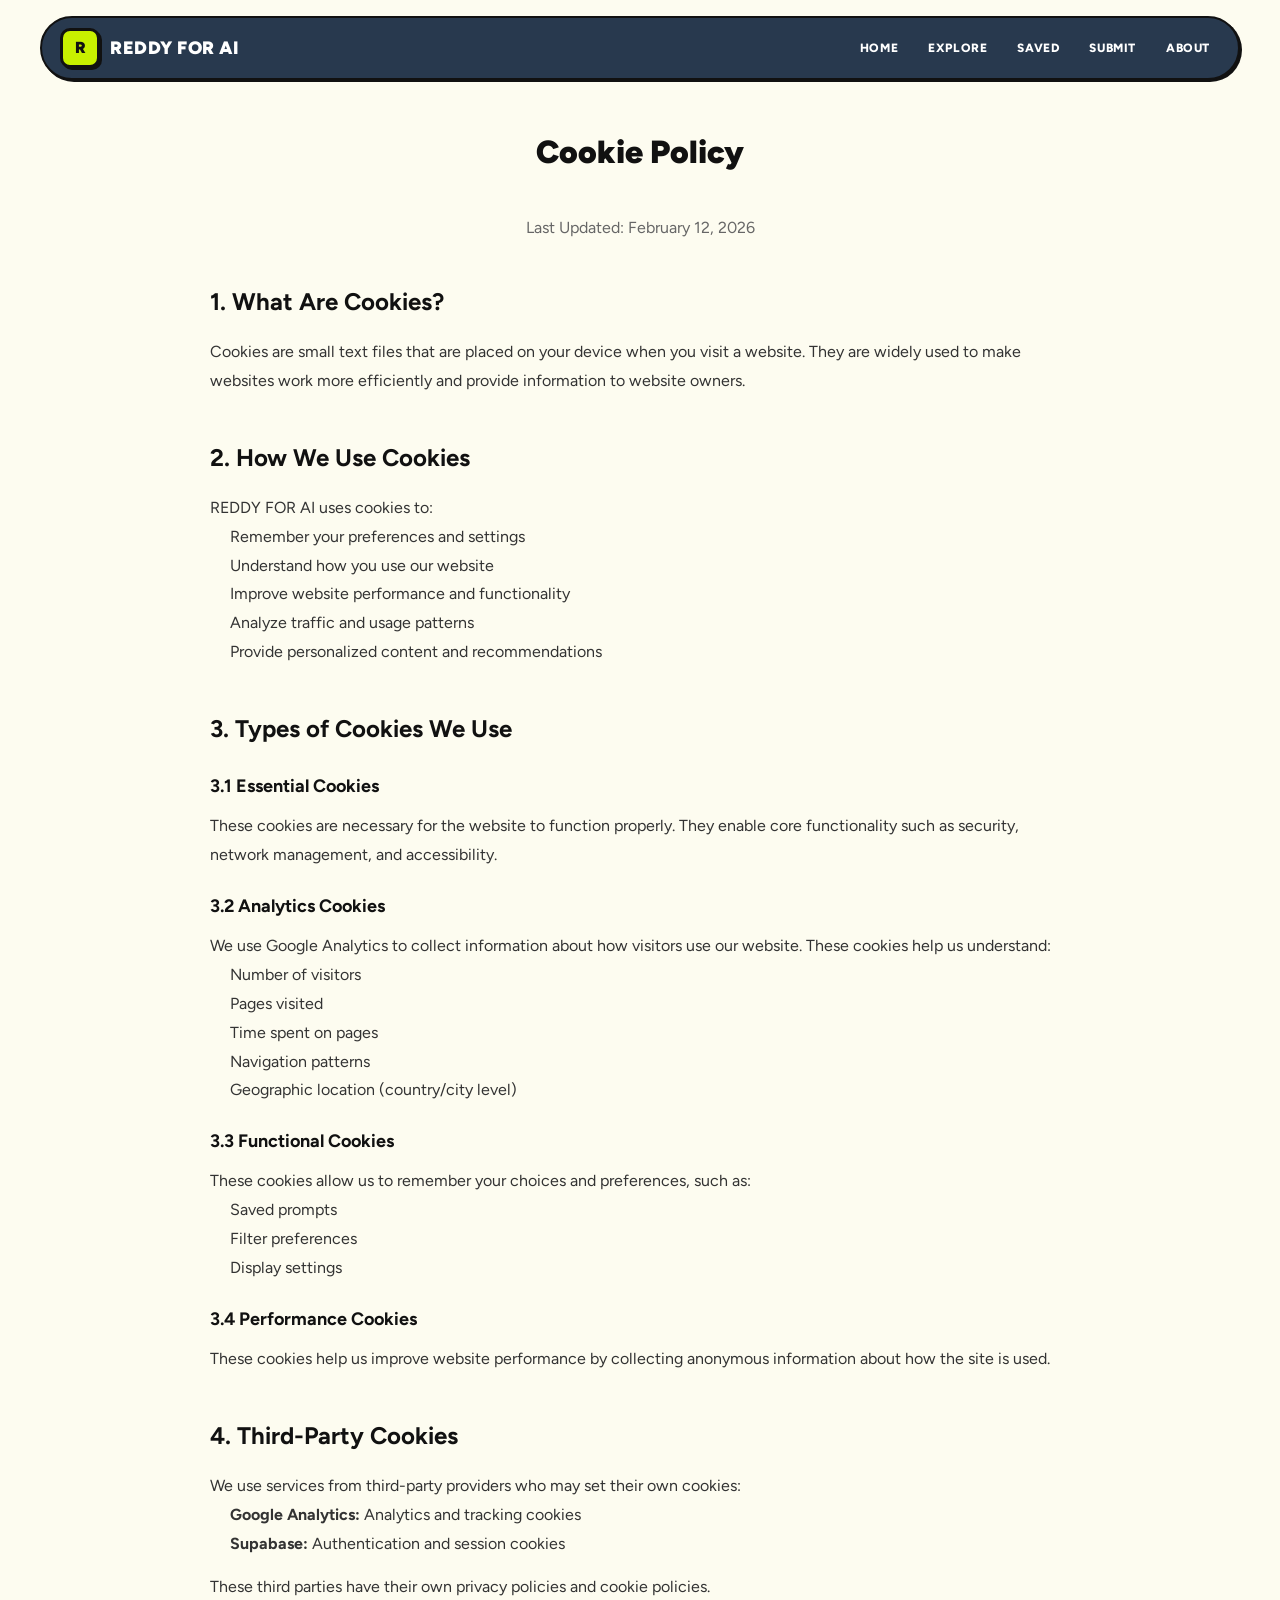
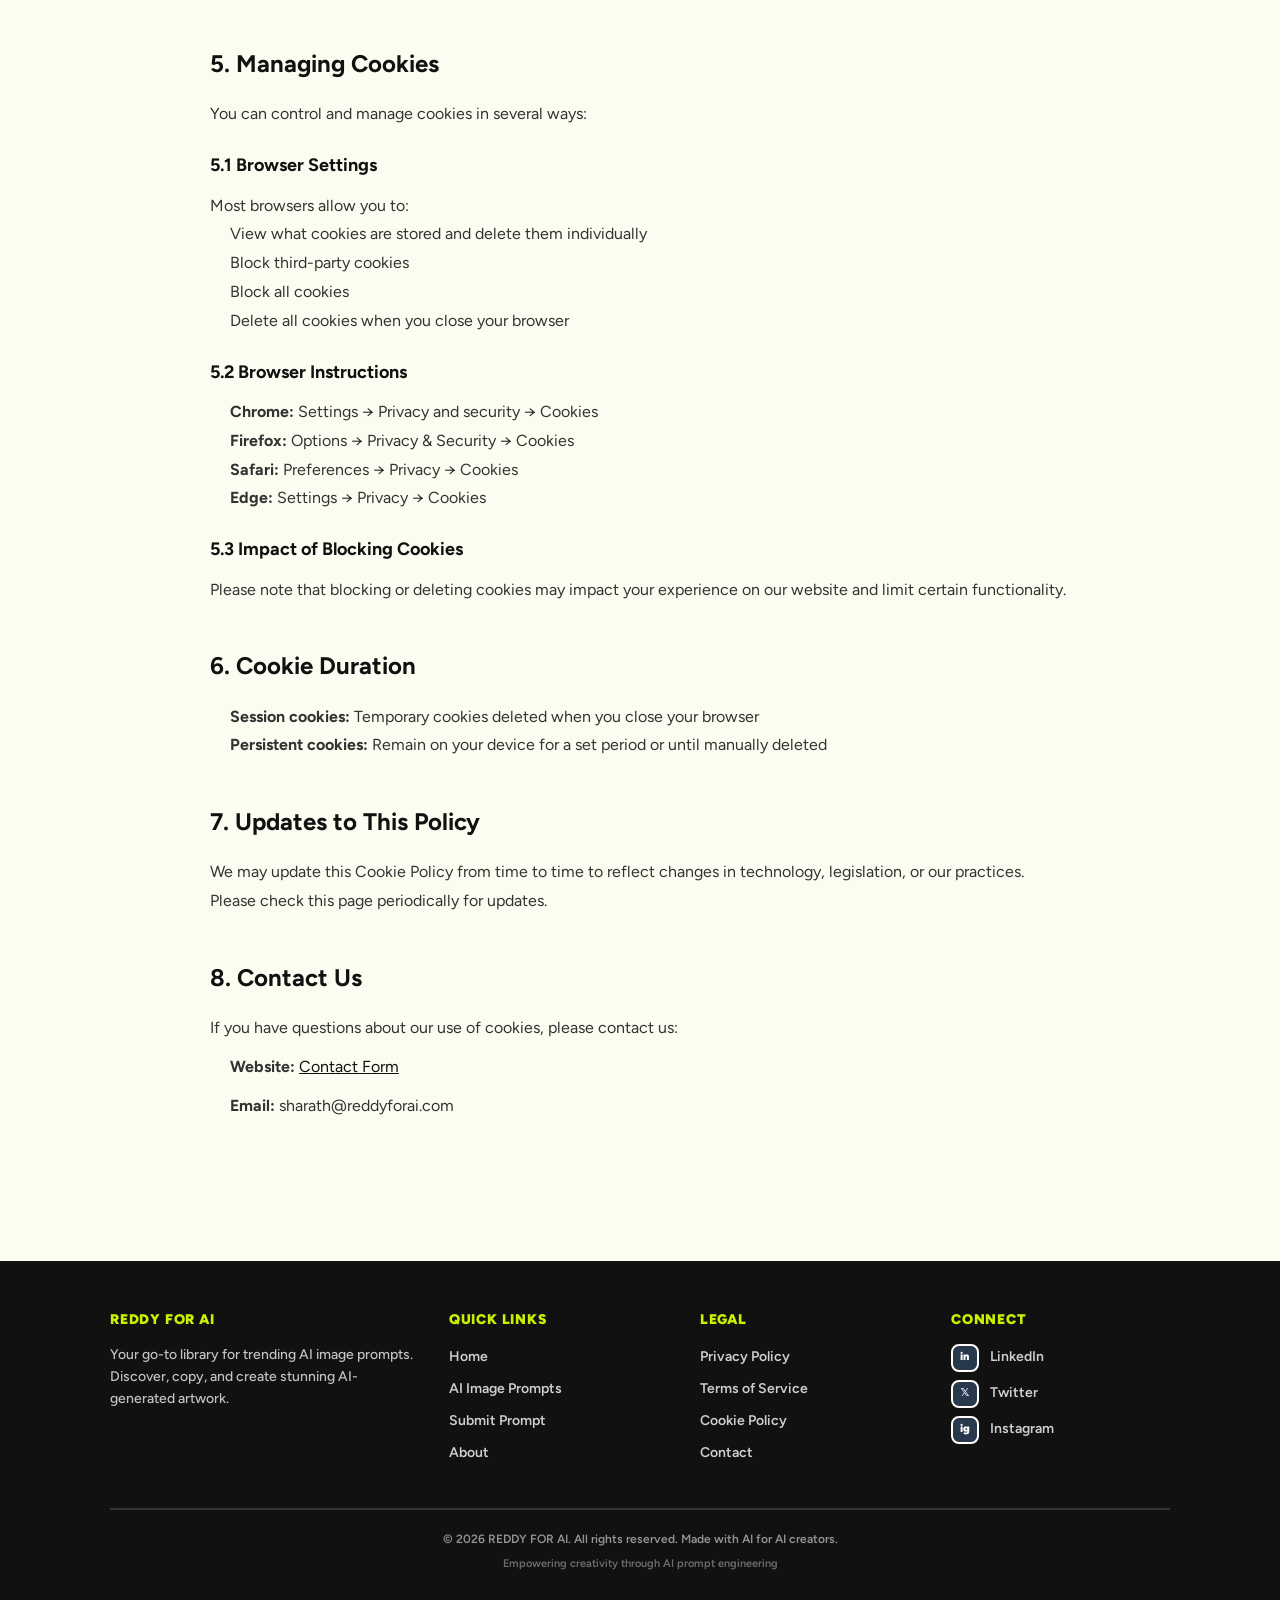
<file: cookie-policy.html>
<!DOCTYPE html>
<html lang="en">
<head>
    <!-- Google tag (gtag.js) -->
    <script async src="https://www.googletagmanager.com/gtag/js?id=G-XSPLC9L2CX"></script>
    <script>
      window.dataLayer = window.dataLayer || [];
      function gtag(){dataLayer.push(arguments);}
      gtag('js', new Date());
      gtag('config', 'G-XSPLC9L2CX');
    </script>
    
    <meta charset="UTF-8">
    <meta name="viewport" content="width=device-width, initial-scale=1.0">
    <title>Cookie Policy | REDDY FOR AI</title>
    <meta name="description" content="Cookie Policy for REDDY FOR AI. Learn about how we use cookies and similar technologies.">
    <meta name="robots" content="index, follow">
    <link rel="canonical" href="https://reddyforai.com/cookie-policy">
    
    <link rel="icon" type="image/png" href="favicon.png">
    <link rel="stylesheet" href="styles.css">
</head>
<body>
    <!-- Header with Integrated Navigation -->
    <header class="header" role="banner">
        <div class="container-full">
            <a href="index.html" class="logo-link"><span class="logo-mark">R</span><h1 class="logo">Reddy For AI</h1></a>
            <nav class="navbar" role="navigation" aria-label="Main navigation">
                <button class="hamburger" id="hamburgerBtn" aria-label="Toggle menu">
                    <span></span>
                    <span></span>
                    <span></span>
                </button>
                <ul class="nav-links" id="navLinks">
                    <li><a href="index.html">HOME</a></li>
                    <li><a href="ai-image-prompts.html">EXPLORE</a></li>
                    <li><a href="saved.html">SAVED</a></li>
                    <li><a href="submit.html">SUBMIT</a></li>
                    <li><a href="About.html">ABOUT</a></li>
                </ul>
            </nav>
        </div>
    </header>

    <!-- Main Content -->
    <main class="main-content" role="main">
        <div class="container" style="max-width: 900px;">
            <h1 class="gallery-title" style="text-align: center; margin: 40px 0;">Cookie Policy</h1>
            <p style="text-align: center; color: #666; margin-bottom: 40px;">Last Updated: February 12, 2026</p>
            
            <div style="line-height: 1.8; color: #333;">
                <section style="margin-bottom: 40px;">
                    <h2 style="font-size: 24px; margin-bottom: 15px; color: #111111;">1. What Are Cookies?</h2>
                    <p>Cookies are small text files that are placed on your device when you visit a website. They are widely used to make websites work more efficiently and provide information to website owners.</p>
                </section>

                <section style="margin-bottom: 40px;">
                    <h2 style="font-size: 24px; margin-bottom: 15px; color: #111111;">2. How We Use Cookies</h2>
                    <p>REDDY FOR AI uses cookies to:</p>
                    <ul style="margin-left: 20px;">
                        <li>Remember your preferences and settings</li>
                        <li>Understand how you use our website</li>
                        <li>Improve website performance and functionality</li>
                        <li>Analyze traffic and usage patterns</li>
                        <li>Provide personalized content and recommendations</li>
                    </ul>
                </section>

                <section style="margin-bottom: 40px;">
                    <h2 style="font-size: 24px; margin-bottom: 15px; color: #111111;">3. Types of Cookies We Use</h2>
                    
                    <h3 style="font-size: 18px; margin: 20px 0 10px; color: #111111;">3.1 Essential Cookies</h3>
                    <p>These cookies are necessary for the website to function properly. They enable core functionality such as security, network management, and accessibility.</p>
                    
                    <h3 style="font-size: 18px; margin: 20px 0 10px; color: #111111;">3.2 Analytics Cookies</h3>
                    <p>We use Google Analytics to collect information about how visitors use our website. These cookies help us understand:</p>
                    <ul style="margin-left: 20px;">
                        <li>Number of visitors</li>
                        <li>Pages visited</li>
                        <li>Time spent on pages</li>
                        <li>Navigation patterns</li>
                        <li>Geographic location (country/city level)</li>
                    </ul>
                    
                    <h3 style="font-size: 18px; margin: 20px 0 10px; color: #111111;">3.3 Functional Cookies</h3>
                    <p>These cookies allow us to remember your choices and preferences, such as:</p>
                    <ul style="margin-left: 20px;">
                        <li>Saved prompts</li>
                        <li>Filter preferences</li>
                        <li>Display settings</li>
                    </ul>

                    <h3 style="font-size: 18px; margin: 20px 0 10px; color: #111111;">3.4 Performance Cookies</h3>
                    <p>These cookies help us improve website performance by collecting anonymous information about how the site is used.</p>
                </section>

                <section style="margin-bottom: 40px;">
                    <h2 style="font-size: 24px; margin-bottom: 15px; color: #111111;">4. Third-Party Cookies</h2>
                    <p>We use services from third-party providers who may set their own cookies:</p>
                    <ul style="margin-left: 20px;">
                        <li><strong>Google Analytics:</strong> Analytics and tracking cookies</li>
                        <li><strong>Supabase:</strong> Authentication and session cookies</li>
                    </ul>
                    <p style="margin-top: 15px;">These third parties have their own privacy policies and cookie policies.</p>
                </section>

                <section style="margin-bottom: 40px;">
                    <h2 style="font-size: 24px; margin-bottom: 15px; color: #111111;">5. Managing Cookies</h2>
                    <p>You can control and manage cookies in several ways:</p>
                    
                    <h3 style="font-size: 18px; margin: 20px 0 10px; color: #111111;">5.1 Browser Settings</h3>
                    <p>Most browsers allow you to:</p>
                    <ul style="margin-left: 20px;">
                        <li>View what cookies are stored and delete them individually</li>
                        <li>Block third-party cookies</li>
                        <li>Block all cookies</li>
                        <li>Delete all cookies when you close your browser</li>
                    </ul>

                    <h3 style="font-size: 18px; margin: 20px 0 10px; color: #111111;">5.2 Browser Instructions</h3>
                    <ul style="margin-left: 20px;">
                        <li><strong>Chrome:</strong> Settings → Privacy and security → Cookies</li>
                        <li><strong>Firefox:</strong> Options → Privacy & Security → Cookies</li>
                        <li><strong>Safari:</strong> Preferences → Privacy → Cookies</li>
                        <li><strong>Edge:</strong> Settings → Privacy → Cookies</li>
                    </ul>

                    <h3 style="font-size: 18px; margin: 20px 0 10px; color: #111111;">5.3 Impact of Blocking Cookies</h3>
                    <p>Please note that blocking or deleting cookies may impact your experience on our website and limit certain functionality.</p>
                </section>

                <section style="margin-bottom: 40px;">
                    <h2 style="font-size: 24px; margin-bottom: 15px; color: #111111;">6. Cookie Duration</h2>
                    <ul style="margin-left: 20px;">
                        <li><strong>Session cookies:</strong> Temporary cookies deleted when you close your browser</li>
                        <li><strong>Persistent cookies:</strong> Remain on your device for a set period or until manually deleted</li>
                    </ul>
                </section>

                <section style="margin-bottom: 40px;">
                    <h2 style="font-size: 24px; margin-bottom: 15px; color: #111111;">7. Updates to This Policy</h2>
                    <p>We may update this Cookie Policy from time to time to reflect changes in technology, legislation, or our practices. Please check this page periodically for updates.</p>
                </section>

                <section style="margin-bottom: 40px;">
                    <h2 style="font-size: 24px; margin-bottom: 15px; color: #111111;">8. Contact Us</h2>
                    <p>If you have questions about our use of cookies, please contact us:</p>
                    <ul style="margin-left: 20px; list-style: none;">
                        <li style="margin-top: 10px;"><strong>Website:</strong> <a href="contact.html" style="color: #111111; text-decoration: underline;">Contact Form</a></li>
                        <li style="margin-top: 10px;"><strong>Email:</strong> sharath@reddyforai.com</li>
                    </ul>
                </section>
            </div>
        </div>
    </main>

    <!-- Footer -->
    <footer class="footer" role="contentinfo">
        <div class="container">
            <div class="footer-grid">
                <div class="footer-column">
                    <h3 class="footer-heading">REDDY FOR AI</h3>
                    <p class="footer-description">Your go-to library for trending AI image prompts. Discover, copy, and create stunning AI-generated artwork.</p>
                </div>
                
                <div class="footer-column">
                    <h4 class="footer-heading">Quick Links</h4>
                    <ul class="footer-list">
                        <li><a href="index.html">Home</a></li>
                        <li><a href="ai-image-prompts.html">AI Image Prompts</a></li>
                        <li><a href="submit.html">Submit Prompt</a></li>
                        <li><a href="About.html">About</a></li>
                    </ul>
                </div>
                
                <div class="footer-column">
                    <h4 class="footer-heading">Legal</h4>
                    <ul class="footer-list">
                        <li><a href="privacy-policy.html">Privacy Policy</a></li>
                        <li><a href="terms-of-service.html">Terms of Service</a></li>
                        <li><a href="cookie-policy.html">Cookie Policy</a></li>
                        <li><a href="contact.html">Contact</a></li>
                    </ul>
                </div>
                
                <div class="footer-column">
                    <h4 class="footer-heading">Connect</h4>
                    <div class="footer-social">
                        <a href="https://linkedin.com" target="_blank" rel="noopener noreferrer" aria-label="LinkedIn" class="social-link">
                            <span class="social-icon">in</span> LinkedIn
                        </a>
                        <a href="https://twitter.com" target="_blank" rel="noopener noreferrer" aria-label="Twitter" class="social-link">
                            <span class="social-icon">𝕏</span> Twitter
                        </a>
                        <a href="https://instagram.com" target="_blank" rel="noopener noreferrer" aria-label="Instagram" class="social-link">
                            <span class="social-icon">ig</span> Instagram
                        </a>
                    </div>
                </div>
            </div>
            
            <div class="footer-bottom">
                <p>© 2026 REDDY FOR AI. All rights reserved. Made with AI for AI creators.</p>
                <p style="font-size: 11px; opacity: 0.7; margin-top: 8px;">Empowering creativity through AI prompt engineering</p>
            </div>
        </div>
    </footer>

    <!-- Scripts -->
    <script>
        // Hamburger menu functionality
        document.addEventListener('DOMContentLoaded', function() {
            const hamburger = document.getElementById('hamburgerBtn');
            const navLinks = document.getElementById('navLinks');
            
            if (hamburger && navLinks) {
                hamburger.addEventListener('click', function() {
                    hamburger.classList.toggle('active');
                    navLinks.classList.toggle('active');
                });
                
                const links = navLinks.querySelectorAll('a');
                links.forEach(link => {
                    link.addEventListener('click', function() {
                        hamburger.classList.remove('active');
                        navLinks.classList.remove('active');
                    });
                });
                
                document.addEventListener('click', function(event) {
                    if (!hamburger.contains(event.target) && !navLinks.contains(event.target)) {
                        hamburger.classList.remove('active');
                        navLinks.classList.remove('active');
                    }
                });
            }
        });
    </script>
</body>
</html>
</file>
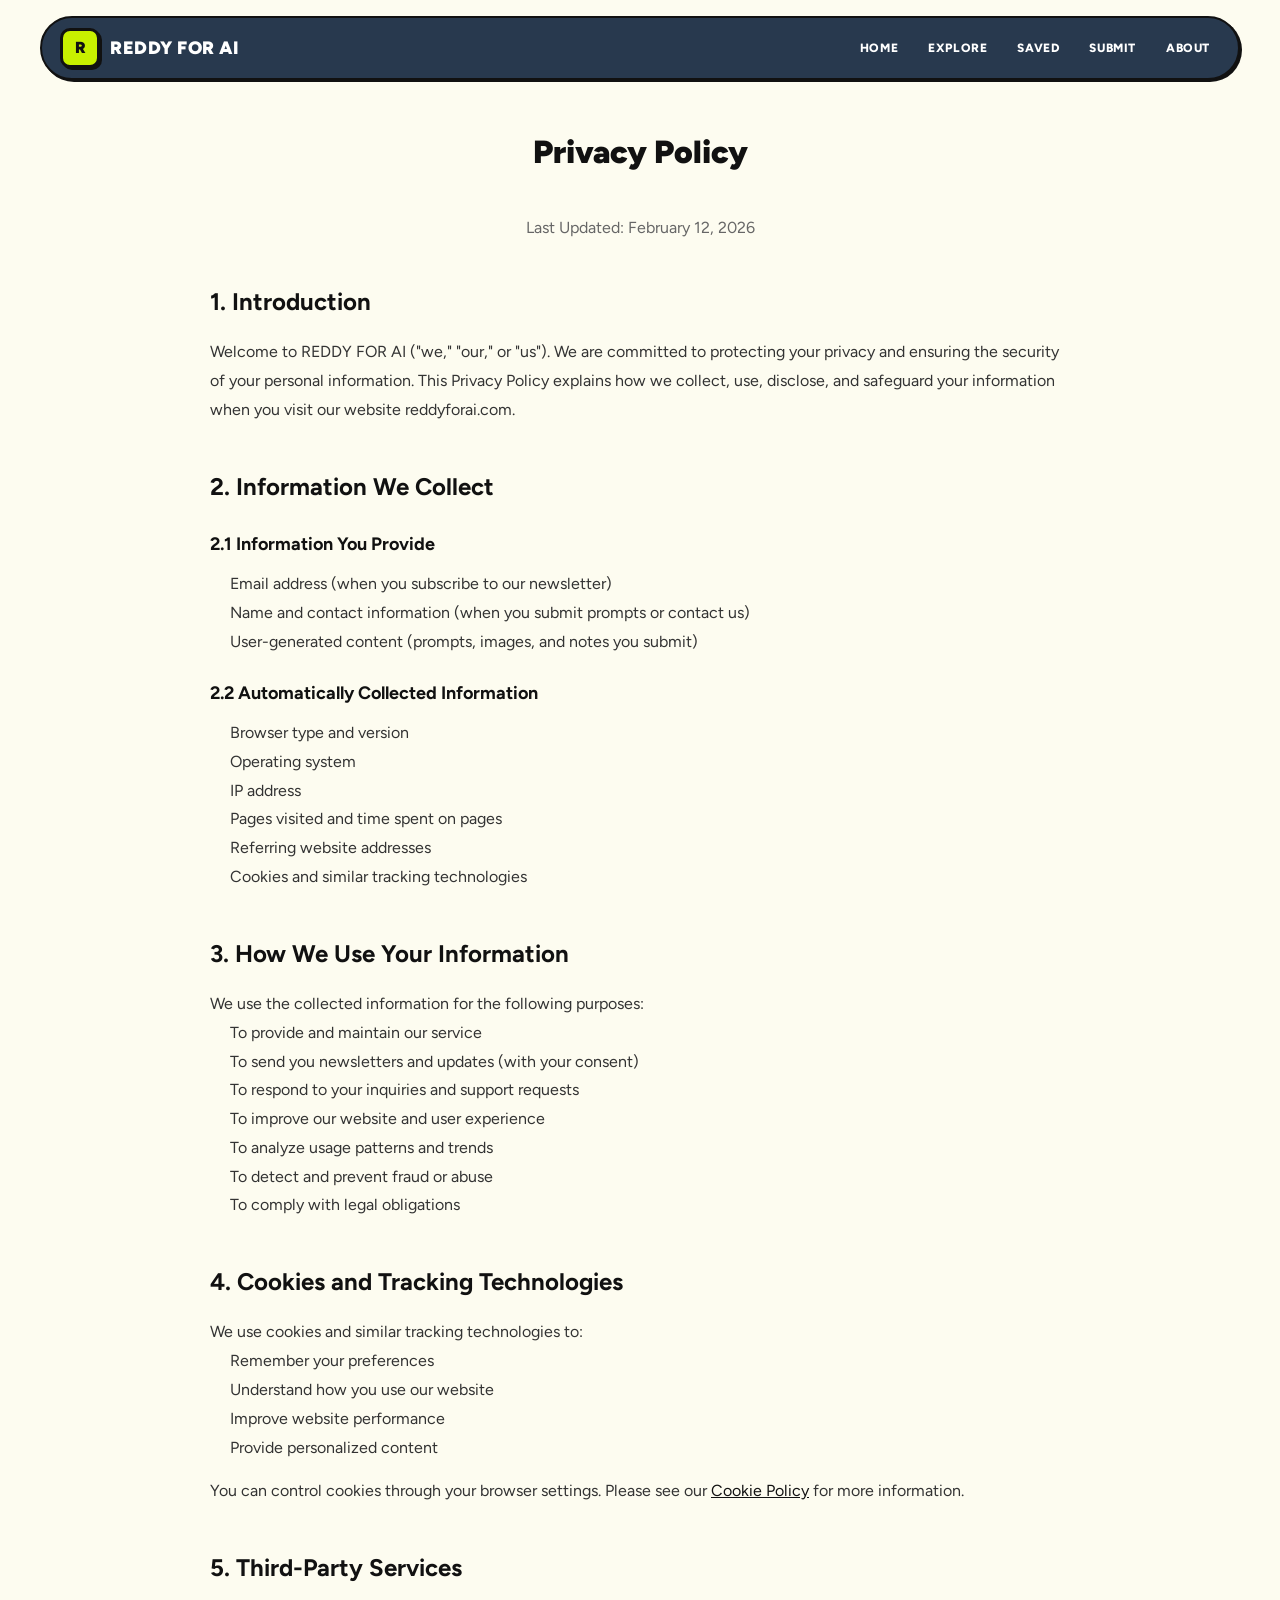
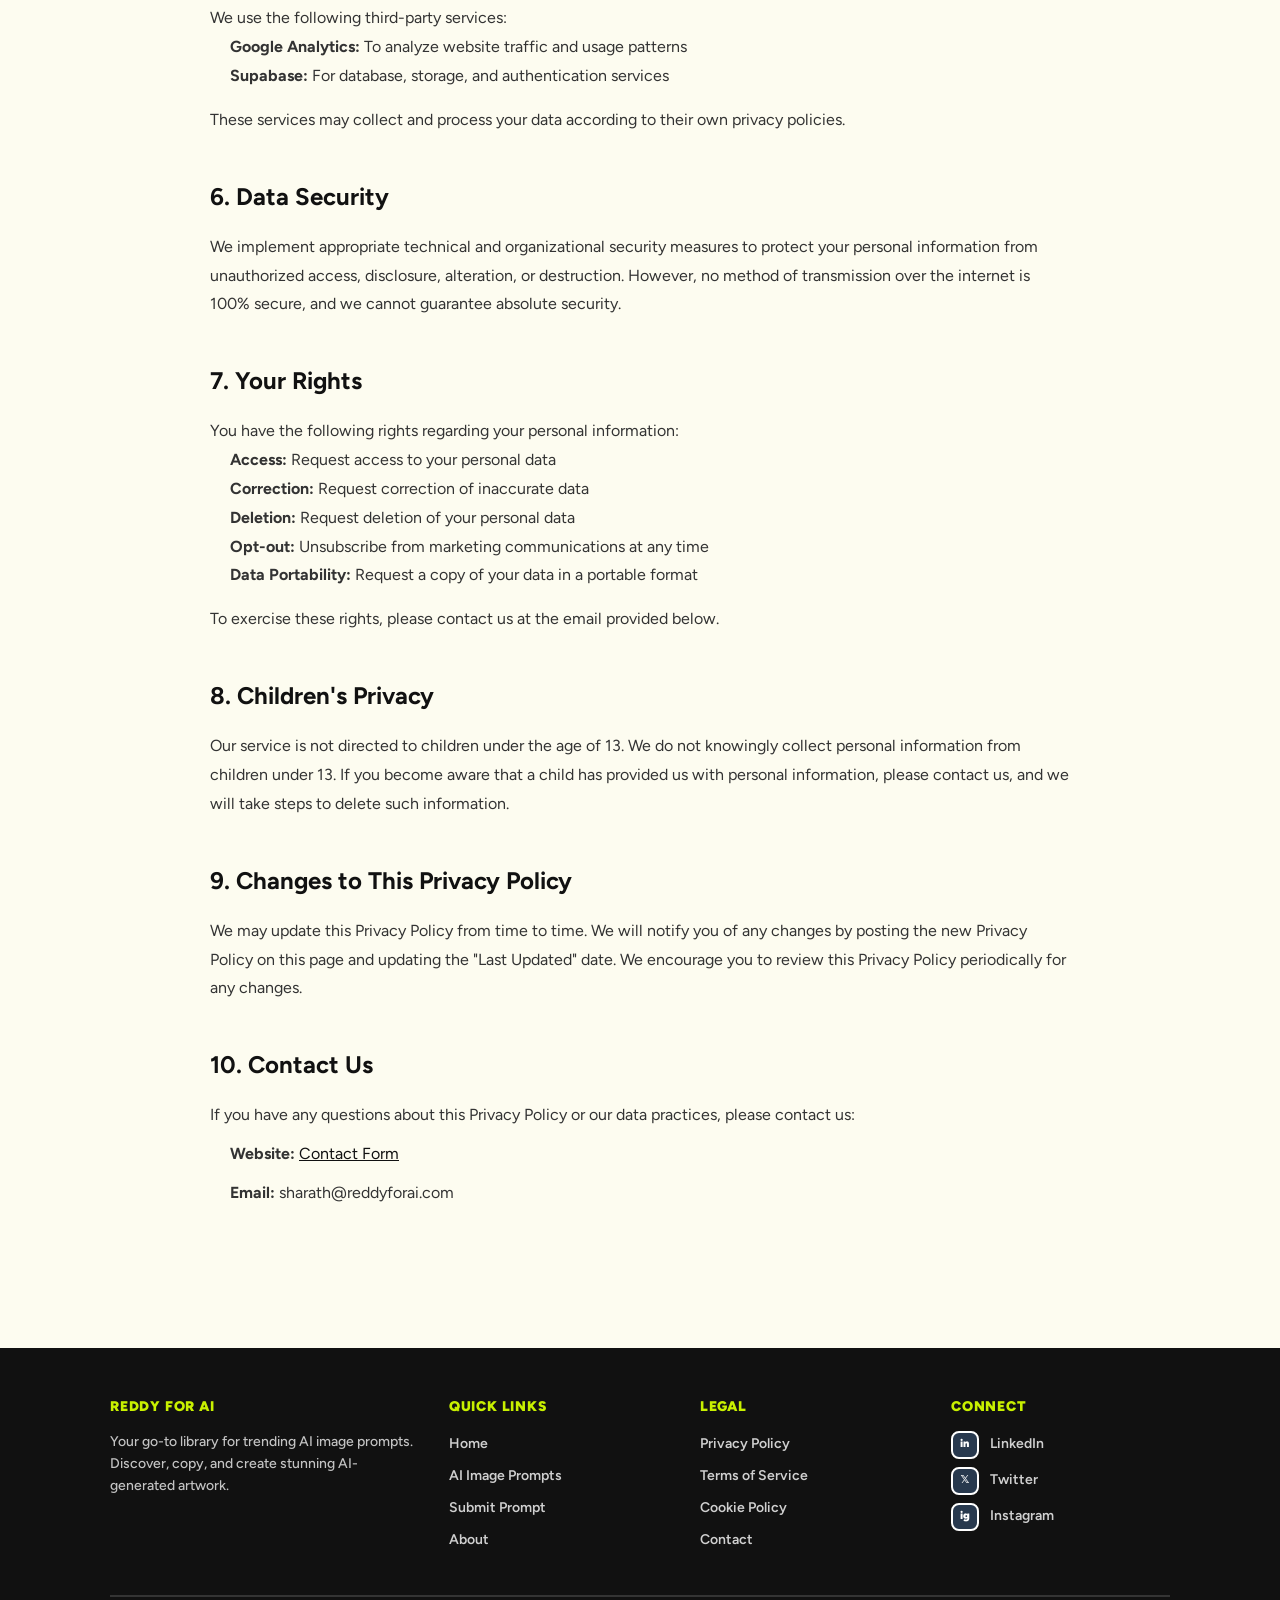
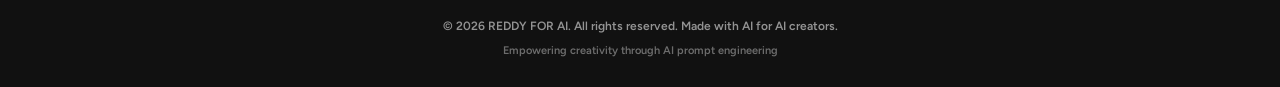
<file: privacy-policy.html>
<!DOCTYPE html>
<html lang="en">
<head>
    <!-- Google tag (gtag.js) -->
    <script async src="https://www.googletagmanager.com/gtag/js?id=G-XSPLC9L2CX"></script>
    <script>
      window.dataLayer = window.dataLayer || [];
      function gtag(){dataLayer.push(arguments);}
      gtag('js', new Date());
      gtag('config', 'G-XSPLC9L2CX');
    </script>
    
    <meta charset="UTF-8">
    <meta name="viewport" content="width=device-width, initial-scale=1.0">
    <title>Privacy Policy | REDDY FOR AI</title>
    <meta name="description" content="Privacy Policy for REDDY FOR AI. Learn how we collect, use, and protect your personal information.">
    <meta name="robots" content="index, follow">
    <link rel="canonical" href="https://reddyforai.com/privacy-policy">
    
    <link rel="icon" type="image/png" href="favicon.png">
    <link rel="stylesheet" href="styles.css">
</head>
<body>
    <!-- Header with Integrated Navigation -->
    <header class="header" role="banner">
        <div class="container-full">
            <a href="index.html" class="logo-link"><span class="logo-mark">R</span><h1 class="logo">Reddy For AI</h1></a>
            <nav class="navbar" role="navigation" aria-label="Main navigation">
                <button class="hamburger" id="hamburgerBtn" aria-label="Toggle menu">
                    <span></span>
                    <span></span>
                    <span></span>
                </button>
                <ul class="nav-links" id="navLinks">
                    <li><a href="index.html">HOME</a></li>
                    <li><a href="ai-image-prompts.html">EXPLORE</a></li>
                    <li><a href="saved.html">SAVED</a></li>
                    <li><a href="submit.html">SUBMIT</a></li>
                    <li><a href="About.html">ABOUT</a></li>
                </ul>
            </nav>
        </div>
    </header>

    <!-- Main Content -->
    <main class="main-content" role="main">
        <div class="container" style="max-width: 900px;">
            <h1 class="gallery-title" style="text-align: center; margin: 40px 0;">Privacy Policy</h1>
            <p style="text-align: center; color: #666; margin-bottom: 40px;">Last Updated: February 12, 2026</p>
            
            <div style="line-height: 1.8; color: #333;">
                <section style="margin-bottom: 40px;">
                    <h2 style="font-size: 24px; margin-bottom: 15px; color: #111111;">1. Introduction</h2>
                    <p>Welcome to REDDY FOR AI ("we," "our," or "us"). We are committed to protecting your privacy and ensuring the security of your personal information. This Privacy Policy explains how we collect, use, disclose, and safeguard your information when you visit our website reddyforai.com.</p>
                </section>

                <section style="margin-bottom: 40px;">
                    <h2 style="font-size: 24px; margin-bottom: 15px; color: #111111;">2. Information We Collect</h2>
                    <h3 style="font-size: 18px; margin: 20px 0 10px; color: #111111;">2.1 Information You Provide</h3>
                    <ul style="margin-left: 20px;">
                        <li>Email address (when you subscribe to our newsletter)</li>
                        <li>Name and contact information (when you submit prompts or contact us)</li>
                        <li>User-generated content (prompts, images, and notes you submit)</li>
                    </ul>

                    <h3 style="font-size: 18px; margin: 20px 0 10px; color: #111111;">2.2 Automatically Collected Information</h3>
                    <ul style="margin-left: 20px;">
                        <li>Browser type and version</li>
                        <li>Operating system</li>
                        <li>IP address</li>
                        <li>Pages visited and time spent on pages</li>
                        <li>Referring website addresses</li>
                        <li>Cookies and similar tracking technologies</li>
                    </ul>
                </section>

                <section style="margin-bottom: 40px;">
                    <h2 style="font-size: 24px; margin-bottom: 15px; color: #111111;">3. How We Use Your Information</h2>
                    <p>We use the collected information for the following purposes:</p>
                    <ul style="margin-left: 20px;">
                        <li>To provide and maintain our service</li>
                        <li>To send you newsletters and updates (with your consent)</li>
                        <li>To respond to your inquiries and support requests</li>
                        <li>To improve our website and user experience</li>
                        <li>To analyze usage patterns and trends</li>
                        <li>To detect and prevent fraud or abuse</li>
                        <li>To comply with legal obligations</li>
                    </ul>
                </section>

                <section style="margin-bottom: 40px;">
                    <h2 style="font-size: 24px; margin-bottom: 15px; color: #111111;">4. Cookies and Tracking Technologies</h2>
                    <p>We use cookies and similar tracking technologies to:</p>
                    <ul style="margin-left: 20px;">
                        <li>Remember your preferences</li>
                        <li>Understand how you use our website</li>
                        <li>Improve website performance</li>
                        <li>Provide personalized content</li>
                    </ul>
                    <p style="margin-top: 15px;">You can control cookies through your browser settings. Please see our <a href="cookie-policy.html" style="color: #111111; text-decoration: underline;">Cookie Policy</a> for more information.</p>
                </section>

                <section style="margin-bottom: 40px;">
                    <h2 style="font-size: 24px; margin-bottom: 15px; color: #111111;">5. Third-Party Services</h2>
                    <p>We use the following third-party services:</p>
                    <ul style="margin-left: 20px;">
                        <li><strong>Google Analytics:</strong> To analyze website traffic and usage patterns</li>
                        <li><strong>Supabase:</strong> For database, storage, and authentication services</li>
                    </ul>
                    <p style="margin-top: 15px;">These services may collect and process your data according to their own privacy policies.</p>
                </section>

                <section style="margin-bottom: 40px;">
                    <h2 style="font-size: 24px; margin-bottom: 15px; color: #111111;">6. Data Security</h2>
                    <p>We implement appropriate technical and organizational security measures to protect your personal information from unauthorized access, disclosure, alteration, or destruction. However, no method of transmission over the internet is 100% secure, and we cannot guarantee absolute security.</p>
                </section>

                <section style="margin-bottom: 40px;">
                    <h2 style="font-size: 24px; margin-bottom: 15px; color: #111111;">7. Your Rights</h2>
                    <p>You have the following rights regarding your personal information:</p>
                    <ul style="margin-left: 20px;">
                        <li><strong>Access:</strong> Request access to your personal data</li>
                        <li><strong>Correction:</strong> Request correction of inaccurate data</li>
                        <li><strong>Deletion:</strong> Request deletion of your personal data</li>
                        <li><strong>Opt-out:</strong> Unsubscribe from marketing communications at any time</li>
                        <li><strong>Data Portability:</strong> Request a copy of your data in a portable format</li>
                    </ul>
                    <p style="margin-top: 15px;">To exercise these rights, please contact us at the email provided below.</p>
                </section>

                <section style="margin-bottom: 40px;">
                    <h2 style="font-size: 24px; margin-bottom: 15px; color: #111111;">8. Children's Privacy</h2>
                    <p>Our service is not directed to children under the age of 13. We do not knowingly collect personal information from children under 13. If you become aware that a child has provided us with personal information, please contact us, and we will take steps to delete such information.</p>
                </section>

                <section style="margin-bottom: 40px;">
                    <h2 style="font-size: 24px; margin-bottom: 15px; color: #111111;">9. Changes to This Privacy Policy</h2>
                    <p>We may update this Privacy Policy from time to time. We will notify you of any changes by posting the new Privacy Policy on this page and updating the "Last Updated" date. We encourage you to review this Privacy Policy periodically for any changes.</p>
                </section>

                <section style="margin-bottom: 40px;">
                    <h2 style="font-size: 24px; margin-bottom: 15px; color: #111111;">10. Contact Us</h2>
                    <p>If you have any questions about this Privacy Policy or our data practices, please contact us:</p>
                    <ul style="margin-left: 20px; list-style: none;">
                        <li style="margin-top: 10px;"><strong>Website:</strong> <a href="contact.html" style="color: #111111; text-decoration: underline;">Contact Form</a></li>
                        <li style="margin-top: 10px;"><strong>Email:</strong> sharath@reddyforai.com</li>
                    </ul>
                </section>
            </div>
        </div>
    </main>

    <!-- Footer -->
    <footer class="footer" role="contentinfo">
        <div class="container">
            <div class="footer-grid">
                <div class="footer-column">
                    <h3 class="footer-heading">REDDY FOR AI</h3>
                    <p class="footer-description">Your go-to library for trending AI image prompts. Discover, copy, and create stunning AI-generated artwork.</p>
                </div>
                
                <div class="footer-column">
                    <h4 class="footer-heading">Quick Links</h4>
                    <ul class="footer-list">
                        <li><a href="index.html">Home</a></li>
                        <li><a href="ai-image-prompts.html">AI Image Prompts</a></li>
                        <li><a href="submit.html">Submit Prompt</a></li>
                        <li><a href="About.html">About</a></li>
                    </ul>
                </div>
                
                <div class="footer-column">
                    <h4 class="footer-heading">Legal</h4>
                    <ul class="footer-list">
                        <li><a href="privacy-policy.html">Privacy Policy</a></li>
                        <li><a href="terms-of-service.html">Terms of Service</a></li>
                        <li><a href="cookie-policy.html">Cookie Policy</a></li>
                        <li><a href="contact.html">Contact</a></li>
                    </ul>
                </div>
                
                <div class="footer-column">
                    <h4 class="footer-heading">Connect</h4>
                    <div class="footer-social">
                        <a href="https://linkedin.com" target="_blank" rel="noopener noreferrer" aria-label="LinkedIn" class="social-link">
                            <span class="social-icon">in</span> LinkedIn
                        </a>
                        <a href="https://twitter.com" target="_blank" rel="noopener noreferrer" aria-label="Twitter" class="social-link">
                            <span class="social-icon">𝕏</span> Twitter
                        </a>
                        <a href="https://instagram.com" target="_blank" rel="noopener noreferrer" aria-label="Instagram" class="social-link">
                            <span class="social-icon">ig</span> Instagram
                        </a>
                    </div>
                </div>
            </div>
            
            <div class="footer-bottom">
                <p>© 2026 REDDY FOR AI. All rights reserved. Made with AI for AI creators.</p>
                <p style="font-size: 11px; opacity: 0.7; margin-top: 8px;">Empowering creativity through AI prompt engineering</p>
            </div>
        </div>
    </footer>

    <!-- Scripts -->
    <script>
        // Hamburger menu functionality
        document.addEventListener('DOMContentLoaded', function() {
            const hamburger = document.getElementById('hamburgerBtn');
            const navLinks = document.getElementById('navLinks');
            
            if (hamburger && navLinks) {
                hamburger.addEventListener('click', function() {
                    hamburger.classList.toggle('active');
                    navLinks.classList.toggle('active');
                });
                
                const links = navLinks.querySelectorAll('a');
                links.forEach(link => {
                    link.addEventListener('click', function() {
                        hamburger.classList.remove('active');
                        navLinks.classList.remove('active');
                    });
                });
                
                document.addEventListener('click', function(event) {
                    if (!hamburger.contains(event.target) && !navLinks.contains(event.target)) {
                        hamburger.classList.remove('active');
                        navLinks.classList.remove('active');
                    }
                });
            }
        });
    </script>
</body>
</html>
</file>
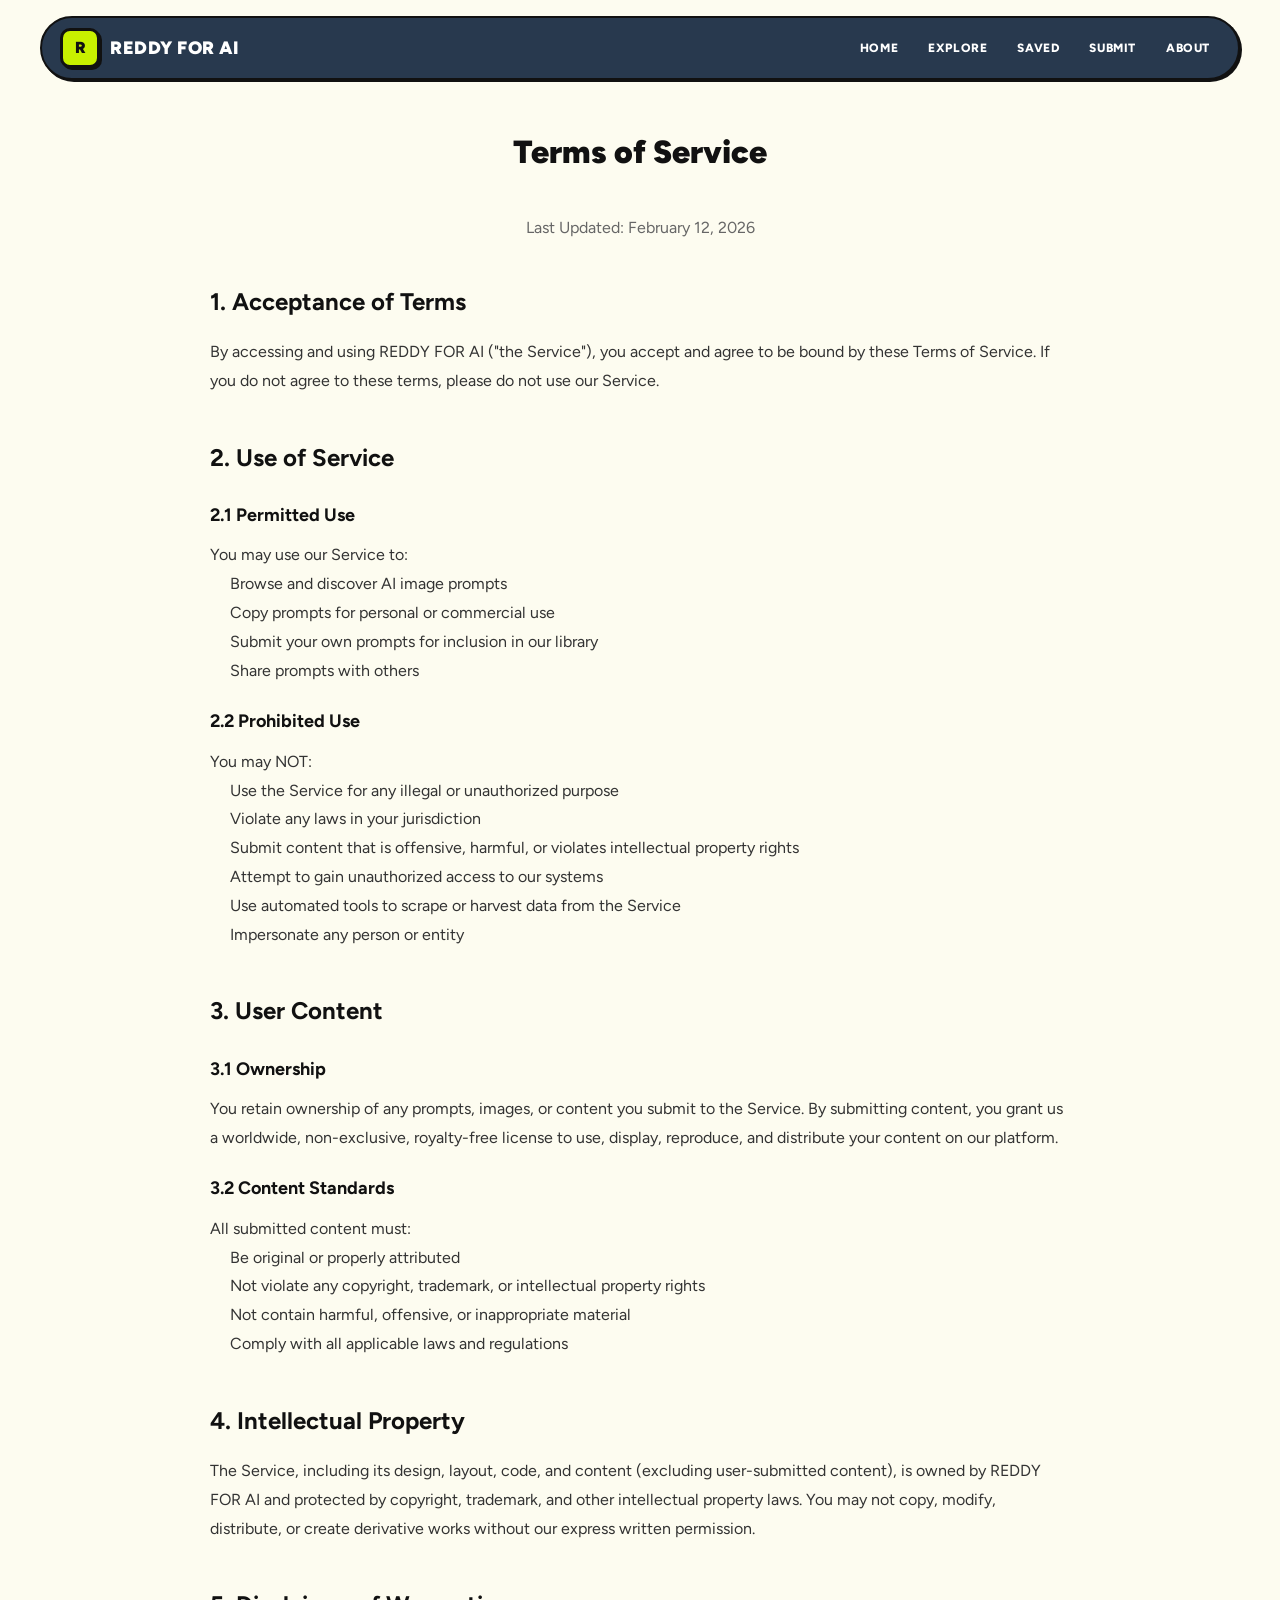
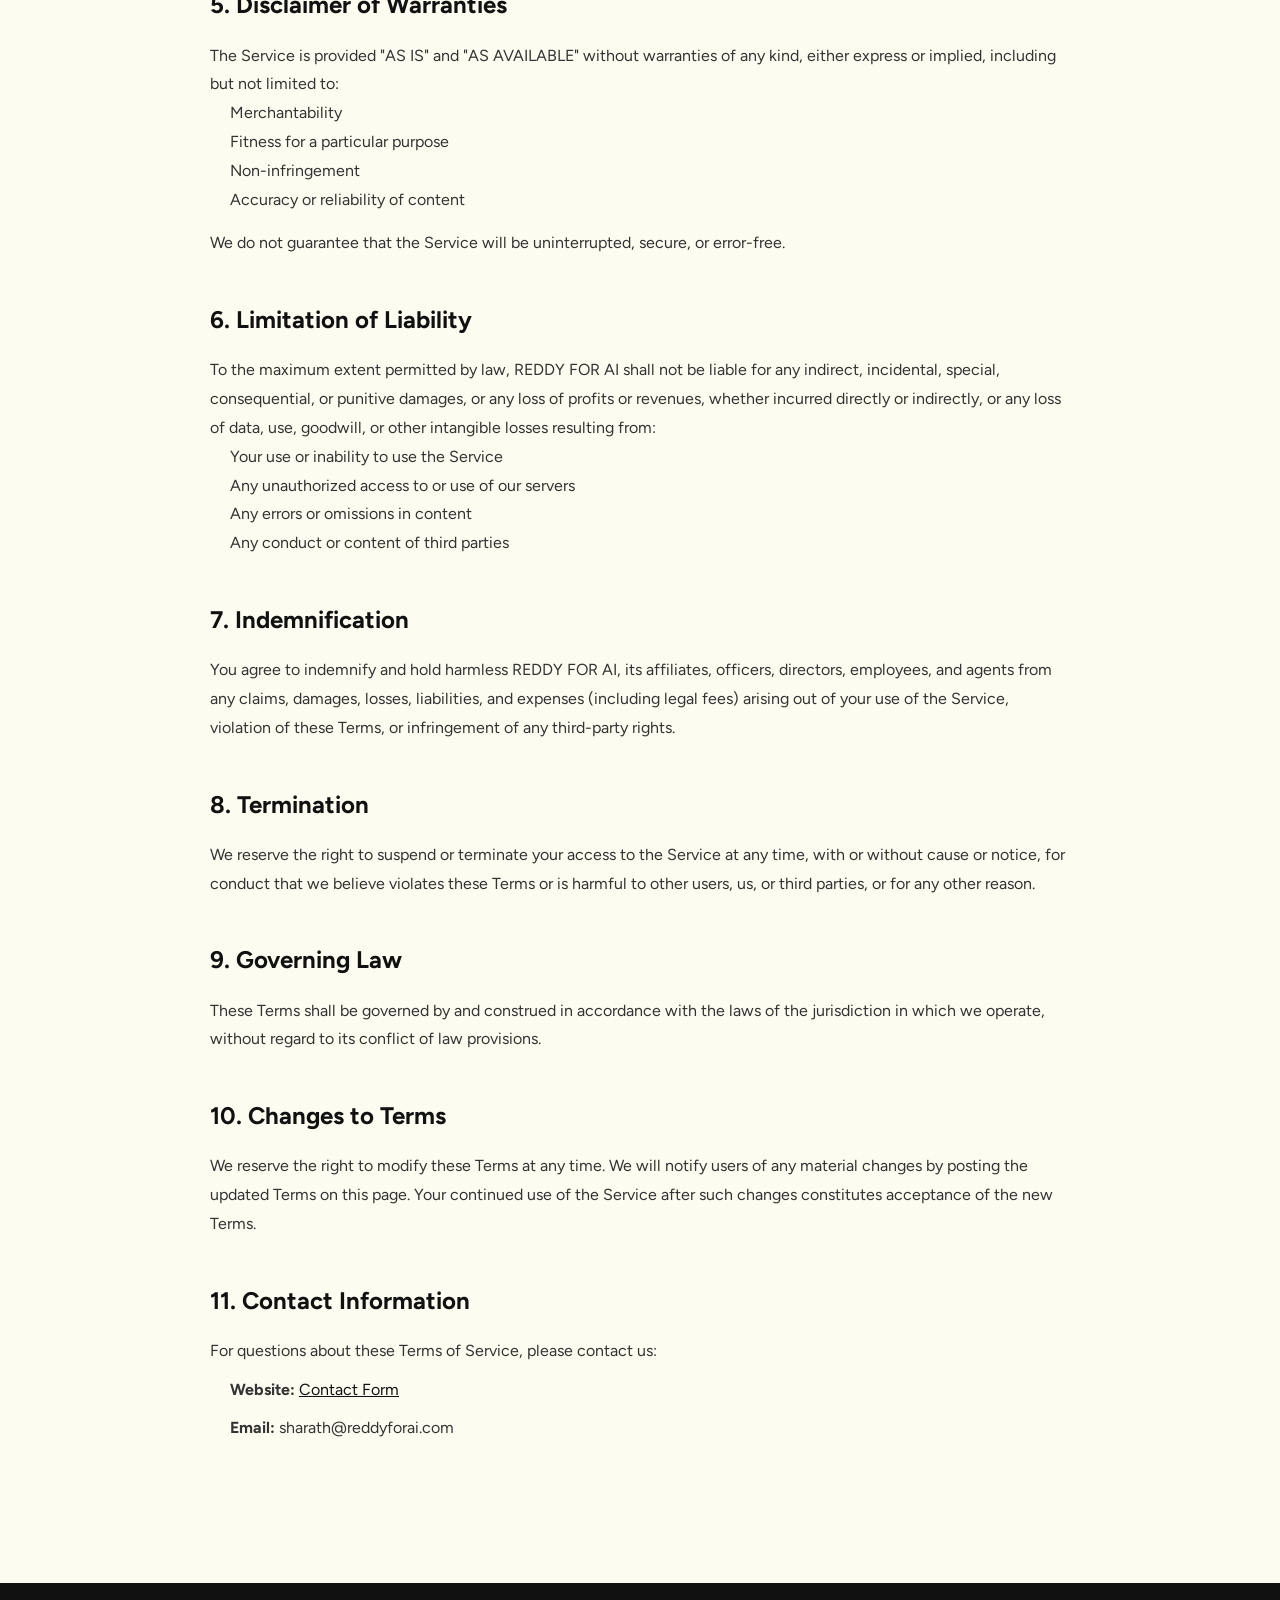
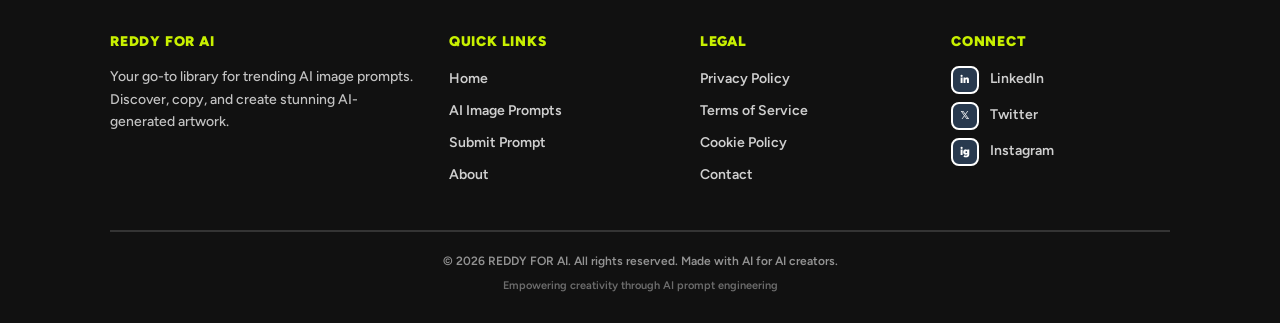
<file: terms-of-service.html>
<!DOCTYPE html>
<html lang="en">
<head>
    <!-- Google tag (gtag.js) -->
    <script async src="https://www.googletagmanager.com/gtag/js?id=G-XSPLC9L2CX"></script>
    <script>
      window.dataLayer = window.dataLayer || [];
      function gtag(){dataLayer.push(arguments);}
      gtag('js', new Date());
      gtag('config', 'G-XSPLC9L2CX');
    </script>
    
    <meta charset="UTF-8">
    <meta name="viewport" content="width=device-width, initial-scale=1.0">
    <title>Terms of Service | REDDY FOR AI</title>
    <meta name="description" content="Terms of Service for REDDY FOR AI. Read our terms and conditions for using our AI prompt library.">
    <meta name="robots" content="index, follow">
    <link rel="canonical" href="https://reddyforai.com/terms-of-service">
    
    <link rel="icon" type="image/png" href="favicon.png">
    <link rel="stylesheet" href="styles.css">
</head>
<body>
    <!-- Header with Integrated Navigation -->
    <header class="header" role="banner">
        <div class="container-full">
            <a href="index.html" class="logo-link"><span class="logo-mark">R</span><h1 class="logo">Reddy For AI</h1></a>
            <nav class="navbar" role="navigation" aria-label="Main navigation">
                <button class="hamburger" id="hamburgerBtn" aria-label="Toggle menu">
                    <span></span>
                    <span></span>
                    <span></span>
                </button>
                <ul class="nav-links" id="navLinks">
                    <li><a href="index.html">HOME</a></li>
                    <li><a href="ai-image-prompts.html">EXPLORE</a></li>
                    <li><a href="saved.html">SAVED</a></li>
                    <li><a href="submit.html">SUBMIT</a></li>
                    <li><a href="About.html">ABOUT</a></li>
                </ul>
            </nav>
        </div>
    </header>

    <!-- Main Content -->
    <main class="main-content" role="main">
        <div class="container" style="max-width: 900px;">
            <h1 class="gallery-title" style="text-align: center; margin: 40px 0;">Terms of Service</h1>
            <p style="text-align: center; color: #666; margin-bottom: 40px;">Last Updated: February 12, 2026</p>
            
            <div style="line-height: 1.8; color: #333;">
                <section style="margin-bottom: 40px;">
                    <h2 style="font-size: 24px; margin-bottom: 15px; color: #111111;">1. Acceptance of Terms</h2>
                    <p>By accessing and using REDDY FOR AI ("the Service"), you accept and agree to be bound by these Terms of Service. If you do not agree to these terms, please do not use our Service.</p>
                </section>

                <section style="margin-bottom: 40px;">
                    <h2 style="font-size: 24px; margin-bottom: 15px; color: #111111;">2. Use of Service</h2>
                    <h3 style="font-size: 18px; margin: 20px 0 10px; color: #111111;">2.1 Permitted Use</h3>
                    <p>You may use our Service to:</p>
                    <ul style="margin-left: 20px;">
                        <li>Browse and discover AI image prompts</li>
                        <li>Copy prompts for personal or commercial use</li>
                        <li>Submit your own prompts for inclusion in our library</li>
                        <li>Share prompts with others</li>
                    </ul>

                    <h3 style="font-size: 18px; margin: 20px 0 10px; color: #111111;">2.2 Prohibited Use</h3>
                    <p>You may NOT:</p>
                    <ul style="margin-left: 20px;">
                        <li>Use the Service for any illegal or unauthorized purpose</li>
                        <li>Violate any laws in your jurisdiction</li>
                        <li>Submit content that is offensive, harmful, or violates intellectual property rights</li>
                        <li>Attempt to gain unauthorized access to our systems</li>
                        <li>Use automated tools to scrape or harvest data from the Service</li>
                        <li>Impersonate any person or entity</li>
                    </ul>
                </section>

                <section style="margin-bottom: 40px;">
                    <h2 style="font-size: 24px; margin-bottom: 15px; color: #111111;">3. User Content</h2>
                    <h3 style="font-size: 18px; margin: 20px 0 10px; color: #111111;">3.1 Ownership</h3>
                    <p>You retain ownership of any prompts, images, or content you submit to the Service. By submitting content, you grant us a worldwide, non-exclusive, royalty-free license to use, display, reproduce, and distribute your content on our platform.</p>

                    <h3 style="font-size: 18px; margin: 20px 0 10px; color: #111111;">3.2 Content Standards</h3>
                    <p>All submitted content must:</p>
                    <ul style="margin-left: 20px;">
                        <li>Be original or properly attributed</li>
                        <li>Not violate any copyright, trademark, or intellectual property rights</li>
                        <li>Not contain harmful, offensive, or inappropriate material</li>
                        <li>Comply with all applicable laws and regulations</li>
                    </ul>
                </section>

                <section style="margin-bottom: 40px;">
                    <h2 style="font-size: 24px; margin-bottom: 15px; color: #111111;">4. Intellectual Property</h2>
                    <p>The Service, including its design, layout, code, and content (excluding user-submitted content), is owned by REDDY FOR AI and protected by copyright, trademark, and other intellectual property laws. You may not copy, modify, distribute, or create derivative works without our express written permission.</p>
                </section>

                <section style="margin-bottom: 40px;">
                    <h2 style="font-size: 24px; margin-bottom: 15px; color: #111111;">5. Disclaimer of Warranties</h2>
                    <p>The Service is provided "AS IS" and "AS AVAILABLE" without warranties of any kind, either express or implied, including but not limited to:</p>
                    <ul style="margin-left: 20px;">
                        <li>Merchantability</li>
                        <li>Fitness for a particular purpose</li>
                        <li>Non-infringement</li>
                        <li>Accuracy or reliability of content</li>
                    </ul>
                    <p style="margin-top: 15px;">We do not guarantee that the Service will be uninterrupted, secure, or error-free.</p>
                </section>

                <section style="margin-bottom: 40px;">
                    <h2 style="font-size: 24px; margin-bottom: 15px; color: #111111;">6. Limitation of Liability</h2>
                    <p>To the maximum extent permitted by law, REDDY FOR AI shall not be liable for any indirect, incidental, special, consequential, or punitive damages, or any loss of profits or revenues, whether incurred directly or indirectly, or any loss of data, use, goodwill, or other intangible losses resulting from:</p>
                    <ul style="margin-left: 20px;">
                        <li>Your use or inability to use the Service</li>
                        <li>Any unauthorized access to or use of our servers</li>
                        <li>Any errors or omissions in content</li>
                        <li>Any conduct or content of third parties</li>
                    </ul>
                </section>

                <section style="margin-bottom: 40px;">
                    <h2 style="font-size: 24px; margin-bottom: 15px; color: #111111;">7. Indemnification</h2>
                    <p>You agree to indemnify and hold harmless REDDY FOR AI, its affiliates, officers, directors, employees, and agents from any claims, damages, losses, liabilities, and expenses (including legal fees) arising out of your use of the Service, violation of these Terms, or infringement of any third-party rights.</p>
                </section>

                <section style="margin-bottom: 40px;">
                    <h2 style="font-size: 24px; margin-bottom: 15px; color: #111111;">8. Termination</h2>
                    <p>We reserve the right to suspend or terminate your access to the Service at any time, with or without cause or notice, for conduct that we believe violates these Terms or is harmful to other users, us, or third parties, or for any other reason.</p>
                </section>

                <section style="margin-bottom: 40px;">
                    <h2 style="font-size: 24px; margin-bottom: 15px; color: #111111;">9. Governing Law</h2>
                    <p>These Terms shall be governed by and construed in accordance with the laws of the jurisdiction in which we operate, without regard to its conflict of law provisions.</p>
                </section>

                <section style="margin-bottom: 40px;">
                    <h2 style="font-size: 24px; margin-bottom: 15px; color: #111111;">10. Changes to Terms</h2>
                    <p>We reserve the right to modify these Terms at any time. We will notify users of any material changes by posting the updated Terms on this page. Your continued use of the Service after such changes constitutes acceptance of the new Terms.</p>
                </section>

                <section style="margin-bottom: 40px;">
                    <h2 style="font-size: 24px; margin-bottom: 15px; color: #111111;">11. Contact Information</h2>
                    <p>For questions about these Terms of Service, please contact us:</p>
                    <ul style="margin-left: 20px; list-style: none;">
                        <li style="margin-top: 10px;"><strong>Website:</strong> <a href="contact.html" style="color: #111111; text-decoration: underline;">Contact Form</a></li>
                        <li style="margin-top: 10px;"><strong>Email:</strong> sharath@reddyforai.com</li>
                    </ul>
                </section>
            </div>
        </div>
    </main>

    <!-- Footer -->
    <footer class="footer" role="contentinfo">
        <div class="container">
            <div class="footer-grid">
                <div class="footer-column">
                    <h3 class="footer-heading">REDDY FOR AI</h3>
                    <p class="footer-description">Your go-to library for trending AI image prompts. Discover, copy, and create stunning AI-generated artwork.</p>
                </div>
                
                <div class="footer-column">
                    <h4 class="footer-heading">Quick Links</h4>
                    <ul class="footer-list">
                        <li><a href="index.html">Home</a></li>
                        <li><a href="ai-image-prompts.html">AI Image Prompts</a></li>
                        <li><a href="submit.html">Submit Prompt</a></li>
                        <li><a href="About.html">About</a></li>
                    </ul>
                </div>
                
                <div class="footer-column">
                    <h4 class="footer-heading">Legal</h4>
                    <ul class="footer-list">
                        <li><a href="privacy-policy.html">Privacy Policy</a></li>
                        <li><a href="terms-of-service.html">Terms of Service</a></li>
                        <li><a href="cookie-policy.html">Cookie Policy</a></li>
                        <li><a href="contact.html">Contact</a></li>
                    </ul>
                </div>
                
                <div class="footer-column">
                    <h4 class="footer-heading">Connect</h4>
                    <div class="footer-social">
                        <a href="https://linkedin.com" target="_blank" rel="noopener noreferrer" aria-label="LinkedIn" class="social-link">
                            <span class="social-icon">in</span> LinkedIn
                        </a>
                        <a href="https://twitter.com" target="_blank" rel="noopener noreferrer" aria-label="Twitter" class="social-link">
                            <span class="social-icon">𝕏</span> Twitter
                        </a>
                        <a href="https://instagram.com" target="_blank" rel="noopener noreferrer" aria-label="Instagram" class="social-link">
                            <span class="social-icon">ig</span> Instagram
                        </a>
                    </div>
                </div>
            </div>
            
            <div class="footer-bottom">
                <p>© 2026 REDDY FOR AI. All rights reserved. Made with AI for AI creators.</p>
                <p style="font-size: 11px; opacity: 0.7; margin-top: 8px;">Empowering creativity through AI prompt engineering</p>
            </div>
        </div>
    </footer>

    <!-- Scripts -->
    <script>
        // Hamburger menu functionality
        document.addEventListener('DOMContentLoaded', function() {
            const hamburger = document.getElementById('hamburgerBtn');
            const navLinks = document.getElementById('navLinks');
            
            if (hamburger && navLinks) {
                hamburger.addEventListener('click', function() {
                    hamburger.classList.toggle('active');
                    navLinks.classList.toggle('active');
                });
                
                const links = navLinks.querySelectorAll('a');
                links.forEach(link => {
                    link.addEventListener('click', function() {
                        hamburger.classList.remove('active');
                        navLinks.classList.remove('active');
                    });
                });
                
                document.addEventListener('click', function(event) {
                    if (!hamburger.contains(event.target) && !navLinks.contains(event.target)) {
                        hamburger.classList.remove('active');
                        navLinks.classList.remove('active');
                    }
                });
            }
        });
    </script>
</body>
</html>
</file>
<file: styles.css>
/* ============================================
   REDDY FOR AI — Neo-Brutalist Design System
   Inspired by playful hard-shadow UI
   ============================================ */

@font-face {
    font-family: Figtree;
    font-style: normal;
    font-weight: 400 900;
    src: url(Figtree-VariableFont_wght.ttf);
}

:root {
    --bg: #FDFCF0;
    --ink: #111111;
    --pink: #28394e;
    --pink-dark: #28394e;
    --lime: #C8F000;
    --cyan: #7FE8F0;
    --lavender: #C4B5FD;
    --peach: #FFB4A2;
    --yellow: #FFE566;
    --white: #FFFFFF;
    --muted: #555555;
    --border: 3px solid #111111;
    --border-thick: 2px solid #111111;
    --shadow: 2px 2px 0 #111111;
    --shadow-sm: 1px 1px 0 #111111;
    --radius: 14px;
    --radius-pill: 999px;
    --font: 'Figtree', system-ui, sans-serif;
    --max: 1100px;
}

*, *::before, *::after {
    margin: 0;
    padding: 0;
    box-sizing: border-box;
}

html { scroll-behavior: smooth; }

body {
    font-family: var(--font);
    background: var(--bg);
    color: var(--ink);
    line-height: 1.5;
    min-height: 100vh;
    letter-spacing: 0;
}

img { max-width: 100%; display: block; }
a { color: inherit; }
ul { list-style: none; }
button, input { font-family: inherit; }

.container {
    max-width: var(--max);
    margin: 0 auto;
    padding: 0 20px;
}

.container-full {
    width: 100%;
    max-width: 1200px;
    margin: 0 auto;
    padding: 0 20px;
}

/* ---------- Header (pill bar) ---------- */
.header {
    position: sticky;
    top: 0;
    z-index: 1000;
    padding: 16px 20px 8px;
    background: transparent;
    border: none;
    box-shadow: none;
}

.header .container-full {
    display: flex;
    align-items: center;
    justify-content: space-between;
    gap: 16px;
    background: var(--pink);
    border: var(--border-thick);
    border-radius: var(--radius-pill);
    box-shadow: var(--shadow);
    padding: 10px 14px 10px 18px;
}

.logo-link {
    text-decoration: none;
    display: flex;
    align-items: center;
    gap: 10px;
    flex-shrink: 0;
}

.logo-mark {
    width: 40px;
    height: 40px;
    background: var(--lime);
    border: 3px solid var(--ink);
    border-radius: 10px;
    display: grid;
    place-items: center;
    font-weight: 900;
    font-size: 16px;
    color: var(--ink);
    box-shadow: 2px 2px 0 var(--ink);
}

.logo {
    font-size: 18px;
    font-weight: 900;
    letter-spacing: 0.5px;
    text-transform: uppercase;
    color: var(--white);
    margin: 0;
    line-height: 1;
}

.navbar {
    display: flex;
    align-items: center;
    gap: 8px;
}

.nav-links {
    display: flex;
    align-items: center;
    gap: 2px;
    margin: 0;
}

.nav-links a {
    display: block;
    padding: 10px 14px;
    text-decoration: none;
    color: var(--white);
    font-size: 12px;
    font-weight: 800;
    letter-spacing: 0.6px;
    text-transform: uppercase;
    border-radius: var(--radius-pill);
    transition: background 0.15s, color 0.15s;
}

.nav-links a:hover,
.nav-links a.active {
    background: var(--ink);
    color: var(--white);
}

.nav-cta {
    display: inline-flex;
    align-items: center;
    padding: 10px 18px;
    background: var(--white);
    color: var(--ink) !important;
    border: 3px solid var(--ink);
    border-radius: var(--radius-pill);
    box-shadow: var(--shadow-sm);
    font-size: 12px;
    font-weight: 900;
    letter-spacing: 0.6px;
    text-transform: uppercase;
    text-decoration: none;
    transition: transform 0.12s, box-shadow 0.12s;
}

.nav-cta:hover {
    transform: translate(2px, 2px);
    box-shadow: 1px 1px 0 var(--ink);
    background: var(--lime) !important;
    color: var(--ink) !important;
}

.hamburger {
    display: none;
    flex-direction: column;
    background: var(--white);
    border: 3px solid var(--ink);
    border-radius: 10px;
    cursor: pointer;
    padding: 8px;
    gap: 4px;
    box-shadow: 2px 2px 0 var(--ink);
}

.hamburger span {
    width: 22px;
    height: 3px;
    background: var(--ink);
    display: block;
    border-radius: 2px;
}

/* ---------- Page hero / titles ---------- */
.page-hero {
    text-align: center;
    padding: 48px 20px 28px;
}

.page-hero h1,
.hero-title {
    font-size: clamp(36px, 7vw, 72px);
    font-weight: 900;
    line-height: 1.05;
    letter-spacing: -0.02em;
    color: var(--ink);
    margin: 0 0 16px;
}

.page-hero p,
.hero-sub {
    font-size: clamp(15px, 2.2vw, 18px);
    color: var(--muted);
    /* max-width: 560px; */
    margin: 0 auto;
    font-weight: 500;
}

.section-title {
    font-size: clamp(24px, 4vw, 36px);
    font-weight: 900;
    margin: 0 0 8px;
    letter-spacing: -0.02em;
}

.section-sub {
    font-size: 15px;
    color: var(--muted);
    margin: 0 0 24px;
    font-weight: 500;
}

.section-block {
    padding: 28px 0 40px;
}

.section-head {
    display: flex;
    align-items: baseline;
    justify-content: space-between;
    gap: 16px;
    margin-bottom: 20px;
    flex-wrap: wrap;
}

.section-head h2 {
    font-size: clamp(22px, 3.5vw, 32px);
    font-weight: 900;
    letter-spacing: -0.02em;
}

.section-rule {
    height: 3px;
    background: var(--ink);
    flex: 1;
    min-width: 40px;
    border-radius: 2px;
}

/* ---------- Newsletter / search-style form ---------- */
.signup-wrap {
    max-width: 640px;
    margin: 0 auto 48px;
    padding: 0 20px;
}

.signup-box {
    display: flex;
    align-items: center;
    gap: 10px;
    background: var(--white);
    border: var(--border-thick);
    border-radius: var(--radius-pill);
    box-shadow: var(--shadow);
    padding: 8px 8px 8px 22px;
}

.signup-box input[type="email"] {
    flex: 1;
    border: none;
    outline: none;
    background: transparent;
    font-size: 15px;
    font-weight: 600;
    color: var(--ink);
    min-width: 0;
    padding: 12px 0;
}

.signup-box input::placeholder {
    color: #999;
    font-weight: 500;
}

.signup-box button,
.btn-lime {
    background: var(--lime);
    color: var(--ink);
    border: 3px solid var(--ink);
    border-radius: var(--radius);
    padding: 12px 22px;
    font-size: 13px;
    font-weight: 900;
    letter-spacing: 0.8px;
    text-transform: uppercase;
    cursor: pointer;
    box-shadow: var(--shadow-sm);
    transition: transform 0.12s, box-shadow 0.12s;
    white-space: nowrap;
}

.signup-box button:hover,
.btn-lime:hover {
    transform: translate(2px, 2px);
    box-shadow: 1px 1px 0 var(--ink);
}

.signup-msg {
    text-align: center;
    margin-top: 12px;
    font-size: 13px;
    font-weight: 700;
    min-height: 1.2em;
    opacity: 0;
    transition: opacity 0.25s;
}

.signup-msg.show { opacity: 1; }
.signup-msg.ok { color: #0a7a3e; }
.signup-msg.err { color: #c0123c; }

/* ---------- Square card grids ---------- */
.square-grid {
    display: grid;
    grid-template-columns: repeat(4, 1fr);
    gap: 20px;
}

.square-card {
    aspect-ratio: 1;
    background: var(--white);
    border: var(--border-thick);
    border-radius: var(--radius);
    box-shadow: var(--shadow);
    padding: 18px;
    display: flex;
    flex-direction: column;
    text-decoration: none;
    color: var(--ink);
    transition: transform 0.12s, box-shadow 0.12s;
    position: relative;
    overflow: hidden;
}

.square-card:hover {
    transform: translate(3px, 3px);
    box-shadow: 2px 2px 0 var(--ink);
}

.square-card .card-icon {
    width: 44px;
    height: 44px;
    border: 3px solid var(--ink);
    border-radius: 10px;
    display: grid;
    place-items: center;
    font-size: 20px;
    font-weight: 900;
    margin-bottom: 14px;
    flex-shrink: 0;
}

.square-card .card-badge {
    position: absolute;
    top: 14px;
    right: 14px;
    font-size: 10px;
    font-weight: 900;
    letter-spacing: 0.5px;
    text-transform: uppercase;
    padding: 5px 10px;
    border: 2px solid var(--ink);
    border-radius: var(--radius-pill);
}

.square-card h3 {
    font-size: 18px;
    font-weight: 900;
    line-height: 1.2;
    margin: 0 0 8px;
}

.square-card p {
    font-size: 13px;
    color: var(--muted);
    font-weight: 500;
    line-height: 1.45;
    margin: 0;
    display: -webkit-box;
    -webkit-line-clamp: 3;
    -webkit-box-orient: vertical;
    overflow: hidden;
}

.square-card .card-foot {
    margin-top: auto;
    font-size: 12px;
    font-weight: 800;
    text-transform: uppercase;
    letter-spacing: 0.5px;
}

/* Color variants for icons / badges */
.bg-pink { background: var(--pink); color: var(--white); }
.bg-lime { background: var(--lime); color: var(--ink); }
.bg-cyan { background: var(--cyan); color: var(--ink); }
.bg-lavender { background: var(--lavender); color: var(--ink); }
.bg-peach { background: var(--peach); color: var(--ink); }
.bg-yellow { background: var(--yellow); color: var(--ink); }

.badge-hot { background: var(--pink); color: var(--white); }
.badge-new { background: var(--lime); color: var(--ink); }
.badge-xp { background: var(--cyan); color: var(--ink); }
.badge-misc { background: var(--lavender); color: var(--ink); }

/* Empty / placeholder card */
.square-card.is-empty {
    background: repeating-linear-gradient(
        -45deg,
        var(--bg),
        var(--bg) 8px,
        #f5f3e4 8px,
        #f5f3e4 16px
    );
    cursor: default;
}

.square-card.is-empty:hover {
    transform: none;
    box-shadow: var(--shadow);
}

.square-card.is-empty h3 {
    color: #999;
}

/* ---------- Buttons ---------- */
.btn {
    display: inline-flex;
    align-items: center;
    justify-content: center;
    gap: 8px;
    padding: 12px 22px;
    border: 3px solid var(--ink);
    border-radius: var(--radius);
    box-shadow: var(--shadow-sm);
    font-size: 13px;
    font-weight: 900;
    letter-spacing: 0.6px;
    text-transform: uppercase;
    text-decoration: none;
    cursor: pointer;
    transition: transform 0.12s, box-shadow 0.12s;
    background: var(--white);
    color: var(--ink);
}

.btn:hover {
    transform: translate(2px, 2px);
    box-shadow: 1px 1px 0 var(--ink);
}

.btn-pink { background: var(--pink); color: var(--white); }
.btn-ink { background: var(--ink); color: var(--white); }

/* ---------- Content cards / panels ---------- */
.panel {
    background: var(--white);
    border: var(--border-thick);
    border-radius: var(--radius);
    box-shadow: var(--shadow);
    padding: 28px;
}

.main-content {
    padding: 0 0 60px;
}

/* ---------- Breadcrumbs ---------- */
.breadcrumb-container { padding: 16px 0 0; }
.breadcrumb {
    display: flex;
    align-items: center;
    flex-wrap: wrap;
    gap: 8px;
    font-size: 13px;
    font-weight: 700;
    color: var(--muted);
}
.breadcrumb a {
    color: var(--ink);
    text-decoration: none;
}
.breadcrumb a:hover { text-decoration: underline; }
.breadcrumb-separator { color: #bbb; }
.breadcrumb-current { color: var(--muted); font-weight: 600; }

/* ---------- Footer ---------- */
.footer {
    background: var(--ink);
    color: var(--white);
    padding: 48px 0 28px;
    margin-top: 40px;
    border-top: none;
}

.footer-grid {
    display: grid;
    grid-template-columns: 1.4fr repeat(3, 1fr);
    gap: 32px;
    margin-bottom: 36px;
}

.footer-heading {
    font-size: 14px;
    font-weight: 900;
    letter-spacing: 0.8px;
    text-transform: uppercase;
    margin-bottom: 14px;
    color: var(--lime);
}

.footer-description {
    font-size: 14px;
    color: rgba(255,255,255,0.75);
    line-height: 1.6;
    font-weight: 500;
}

.footer-list li { margin-bottom: 8px; }
.footer-list a {
    color: rgba(255,255,255,0.8);
    text-decoration: none;
    font-size: 14px;
    font-weight: 600;
}
.footer-list a:hover { color: var(--lime); }

.footer-social { display: flex; flex-direction: column; gap: 8px; }
.social-link {
    color: rgba(255,255,255,0.8);
    text-decoration: none;
    font-size: 14px;
    font-weight: 600;
}
.social-link:hover { color: var(--lime); }
.social-icon {
    display: inline-grid;
    place-items: center;
    width: 28px;
    height: 28px;
    background: var(--pink);
    border: 2px solid var(--white);
    border-radius: 8px;
    font-size: 11px;
    font-weight: 900;
    margin-right: 8px;
    color: var(--white);
}

.footer-bottom {
    border-top: 2px solid rgba(255,255,255,0.15);
    padding-top: 20px;
    text-align: center;
    font-size: 12px;
    color: rgba(255,255,255,0.55);
    font-weight: 600;
}

/* ---------- Gallery / masonry compatibility overrides ---------- */
.gallery-title {
    font-family: var(--font);
    font-weight: 900;
    color: var(--ink);
}

.filter-bar {
    display: flex;
    flex-wrap: wrap;
    gap: 8px;
    margin: 20px 0 28px;
    justify-content: center;
}

.filter-btn {
    background: var(--white);
    border: 3px solid var(--ink);
    border-radius: var(--radius-pill);
    box-shadow: var(--shadow-sm);
    padding: 10px 18px;
    font-size: 12px;
    font-weight: 800;
    letter-spacing: 0.5px;
    text-transform: uppercase;
    cursor: pointer;
    transition: transform 0.12s, box-shadow 0.12s, background 0.12s;
}

.filter-btn:hover,
.filter-btn.active {
    background: var(--pink);
    color: var(--white);
    transform: translate(2px, 2px);
    box-shadow: 1px 1px 0 var(--ink);
}

.gallery-grid {
    display: grid;
    grid-template-columns: repeat(auto-fill, minmax(240px, 1fr));
    gap: 20px;
}

.prompt-card,
.saved-card {
    background: var(--white);
    border: var(--border-thick);
    border-radius: var(--radius);
    box-shadow: var(--shadow);
    overflow: hidden;
    transition: transform 0.12s, box-shadow 0.12s;
}

.prompt-card:hover,
.saved-card:hover {
    transform: translate(3px, 3px);
    box-shadow: 2px 2px 0 var(--ink);
}

.load-more-container { text-align: center; margin: 36px 0; }
.load-more-btn {
    background: var(--lime);
    color: var(--ink);
    border: 3px solid var(--ink);
    border-radius: var(--radius);
    box-shadow: var(--shadow);
    padding: 14px 28px;
    font-size: 13px;
    font-weight: 900;
    letter-spacing: 0.8px;
    text-transform: uppercase;
    cursor: pointer;
}
.load-more-btn:hover {
    transform: translate(2px, 2px);
    box-shadow: 2px 2px 0 var(--ink);
}

.save-btn-saved {
    background: var(--ink) !important;
    color: var(--lime) !important;
    cursor: default;
    pointer-events: none;
}

.saved-grid {
    display: grid;
    grid-template-columns: repeat(auto-fill, minmax(220px, 1fr));
    gap: 20px;
}

.model-chips {
    display: flex;
    flex-wrap: wrap;
    gap: 10px;
    justify-content: center;
    margin: 16px 0 28px;
}

.model-chip {
    display: inline-flex;
    align-items: center;
    padding: 10px 18px;
    background: var(--white);
    border: 3px solid var(--ink);
    border-radius: var(--radius-pill);
    box-shadow: var(--shadow-sm);
    text-decoration: none;
    font-size: 12px;
    font-weight: 900;
    text-transform: uppercase;
    letter-spacing: 0.5px;
}
.model-chip:hover {
    background: var(--cyan);
    transform: translate(2px, 2px);
    box-shadow: 1px 1px 0 var(--ink);
}
.model-chip.active {
    background: var(--pink);
    color: var(--white);
}

/* ---------- Mobile ---------- */
@media (max-width: 900px) {
    .square-grid { grid-template-columns: repeat(2, 1fr); }
    .footer-grid { grid-template-columns: 1fr 1fr; }
}

@media (max-width: 760px) {
    .hamburger { display: flex; }

    .nav-links {
        display: none;
        position: absolute;
        top: calc(100% + 8px);
        left: 12px;
        right: 12px;
        background: var(--white);
        border: var(--border-thick);
        border-radius: var(--radius);
        box-shadow: var(--shadow);
        flex-direction: column;
        padding: 10px;
        z-index: 1002;
    }

    .nav-links.active { display: flex; }

    .nav-links a {
        color: var(--ink);
        width: 100%;
        border-radius: 10px;
    }

    .nav-links a:hover,
    .nav-links a.active {
        background: var(--pink);
        color: var(--white);
    }

    .nav-cta { display: none; }

    .header .container-full {
        position: relative;
        border-radius: 24px;
    }

    .logo { font-size: 15px; }

    .signup-box {
        flex-direction: column;
        border-radius: var(--radius);
        padding: 12px;
        align-items: stretch;
    }

    .signup-box input[type="email"] {
        padding: 12px;
        border: 2px solid var(--ink);
        border-radius: 10px;
    }

    .signup-box button { width: 100%; }
}

@media (max-width: 520px) {
    .square-grid { grid-template-columns: 1fr 1fr; gap: 12px; }
    .square-card { padding: 14px; }
    .square-card h3 { font-size: 15px; }
    .square-card p { font-size: 12px; -webkit-line-clamp: 2; }
    .footer-grid { grid-template-columns: 1fr; gap: 24px; }
}
</file>
